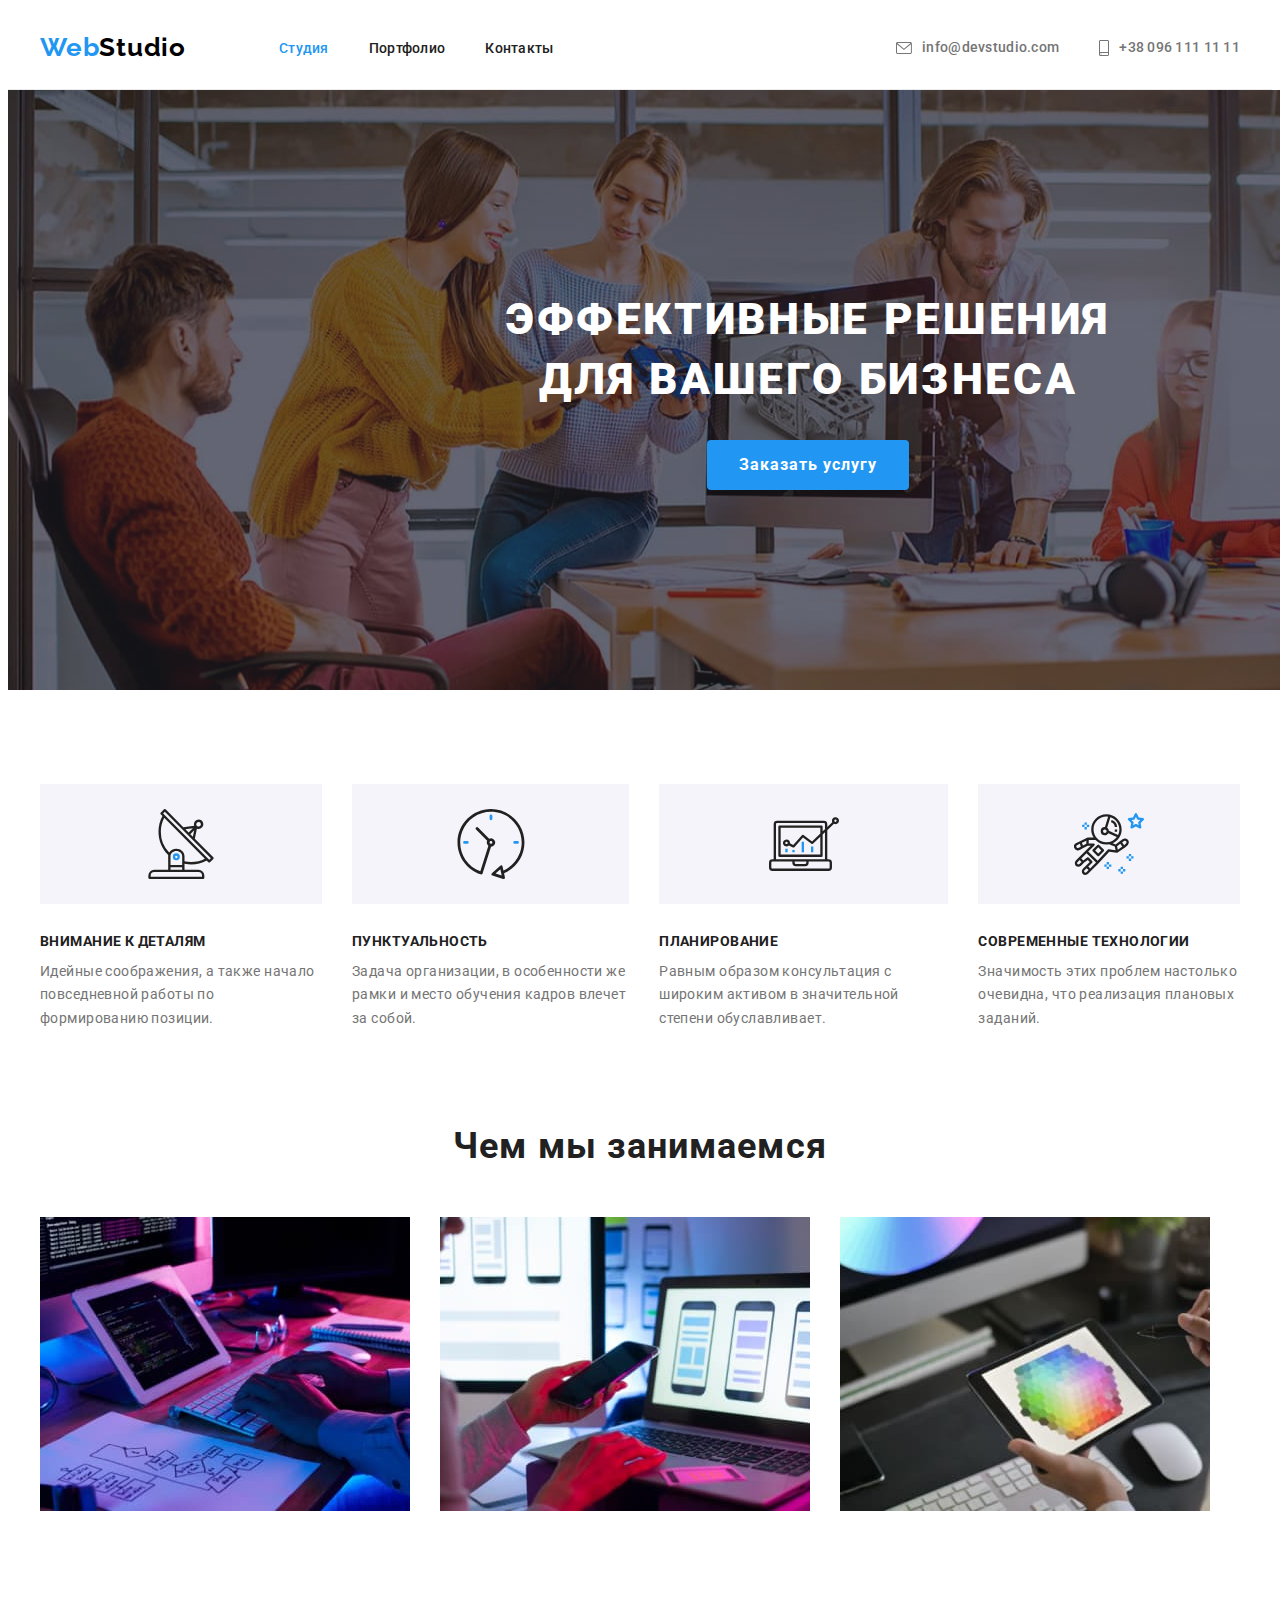
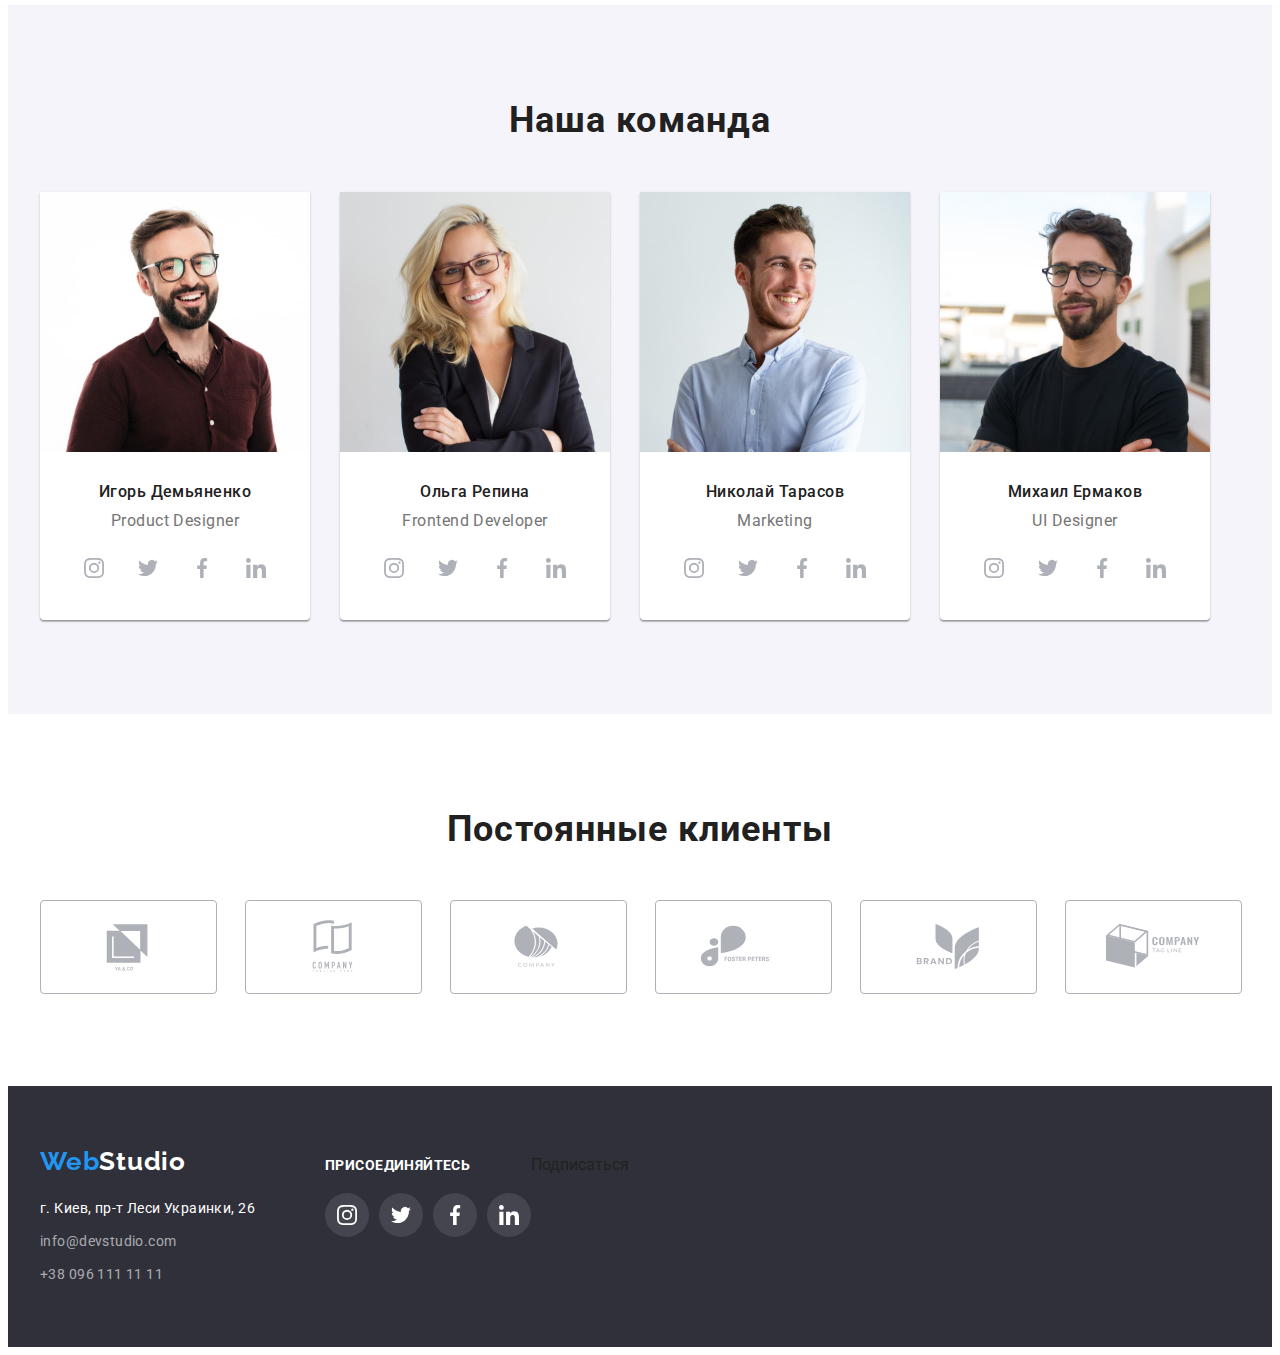
<file: index.html>
<!DOCTYPE html>
<html lang="ru">

<head>
  <meta charset="UTF-8" />
  <meta http-equiv="X-UA-Compatible" content="IE=edge" />
  <meta name="viewport" content="width=device-width, initial-scale=1.0" />
  <link rel="preconnect" href="https://fonts.googleapis.com" />
  <link rel="preconnect" href="https://fonts.gstatic.com" crossorigin />
  <link href="https://fonts.googleapis.com/css2?family=Raleway:wght@700&family=Roboto:wght@400;500;700;900&display=swap"
    rel="stylesheet" />
  <link rel="stylesheet" href="https://cdnjs.cloudflare.com/ajax/libs/modern-normalize/1.1.0/modern-normalize.min.css"
    integrity="sha512-wpPYUAdjBVSE4KJnH1VR1HeZfpl1ub8YT/NKx4PuQ5NmX2tKuGu6U/JRp5y+Y8XG2tV+wKQpNHVUX03MfMFn9Q=="
    crossorigin="anonymous" referrerpolicy="no-referrer" />
  <link rel="stylesheet" href="./css/styles.css" />
  <title>Домашня робота 3</title>
</head>

<body>
  <header class="header">
    <div class="container">
      <nav class="header-nav">
        <a href="./index.html" class="header-logo link">Web<span class="header-logo-span">Studio</span></a>
        <ul class="header-nav-list list">
          <li class="header-item">
            <a href="./index.html" class="header-nav-link link active">Студия</a>
          </li>
          <li class="header-item">
            <a href="./portfolio.html" class="header-nav-link link">Портфолио</a>
          </li>
          <li class="header-item">
            <a href="./contacts.html" class="header-nav-link link">Контакты</a>
          </li>
        </ul>
      </nav>
      <ul class="header-list list">
        <li class="header-item">
          <a href="mailto:info@devstudio.com" class="header-mail link">
            <svg class="header-icon-envelope" width="16" height="12">
              <use href="./img/icons.svg#icon-envelope"></use>
            </svg>
            info@devstudio.com</a>
        </li>
        <li class="header-item">
          <a href="tel:+380961111111" class="header-tel link">
            <svg class="header-icon-smartphone" width="10" height="16">
              <use href="./img/icons.svg#icon-smartphone"></use>
            </svg>
            +38 096 111 11 11</a>
        </li>
      </ul>
    </div>
  </header>
  <main>
    <!-- hero -->
    <section class="hero">
      <div class="container">
        <h1 class="hero-title">Эффективные решения для вашего бизнеса</h1>
        <button type="button" class="hero-btn">Заказать услугу</button>
      </div>
    </section>
    <!-- features -->
    <section class="features">
      <div class="container">
        <h2 class="visually-hidden">Наші особливості</h2>
        <ul class="features-list list">
          <li class="features-item">
            <div class="features-bg-img">
              <svg class="features-img" width="70" height="70">
                <use href="./img/icons.svg#icon-antenna"></use>
              </svg>
            </div>
            <h3 class="features-item-title">Внимание к деталям</h3>
            <p class="features-item-text">
              Идейные соображения, а также начало повседневной работы по формированию позиции.
            </p>
          </li>
          <li class="features-item">
            <div class="features-bg-img">
              <svg class="features-img" width="70" height="70">
                <use href="./img/icons.svg#icon-clock"></use>
              </svg>
            </div>
            <h3 class="features-item-title">Пунктуальность</h3>
            <p class="features-item-text">
              Задача организации, в особенности же рамки и место обучения кадров влечет за собой.
            </p>
          </li>
          <li class="features-item">
            <div class="features-bg-img">
              <svg class="features-img" width="70" height="70">
                <use href="./img/icons.svg#icon-diagram"></use>
              </svg>
            </div>
            <h3 class="features-item-title">Планирование</h3>
            <p class="features-item-text">
              Равным образом консультация с широким активом в значительной степени обуславливает.
            </p>
          </li>
          <li class="features-item">
            <div class="features-bg-img">
              <svg class="features-img" width="70" height="70">
                <use href="./img/icons.svg#icon-astronaut"></use>
              </svg>
            </div>
            <h3 class="features-item-title">Современные технологии</h3>
            <p class="features-item-text">
              Значимость этих проблем настолько очевидна, что реализация плановых заданий.
            </p>
          </li>
        </ul>
      </div>
    </section>
    <!-- gellery -->
    <section class="gellery">
      <div class="container">
        <h2 class="gellery-title">Чем мы занимаемся</h2>
        <ul class="gellery-list list">
          <li class="gellery-item">
            <img src="./img/box.jpg" alt="розробка програмного забезпечення" width="370" height="294" />
          </li>
          <li class="gellery-item">
            <img src="./img/box2.jpg" alt="тестування мобільного додатку" width="370" height="294" />
          </li>
          <li class="gellery-item">
            <img src="./img/box3.jpg" alt="робота із палітрою кольорів" width="370" height="294" />
          </li>
        </ul>
      </div>
    </section>
    <!-- team -->
    <section class="team">
      <div class="container">
        <h2 class="team-title">Наша команда</h2>
        <ul class="team-list list">
          <li class="team-item">
            <img src="./img/box4.jpg" alt="Product Designer" width="270" height="260" />
            <div class="team-content">
              <h3 class="team-item-title">Игорь Демьяненко</h3>
              <p lang="en" class="team-item-text">Product Designer</p>
              <!-- icon -->
              <ul class="team-box-list list">
                <li class="team-box-item">
                  <a href="" class="team-soc-link link">
                    <svg class="team-soc-icon" width="20" height="20">
                      <use href="./img/icons.svg#icon-instagram"></use>
                    </svg>
                  </a>
                </li>
                <li class="team-box-item">
                  <a href="" class="team-soc-link link">
                    <svg class="team-soc-icon" width="20" height="20">
                      <use href="./img/icons.svg#icon-twitter"></use>
                    </svg>
                  </a>
                </li>
                <li class="team-box-item">
                  <a href="" class="team-soc-link link">
                    <svg class="team-soc-icon" width="20" height="20">
                      <use href="./img/icons.svg#icon-facebook"></use>
                    </svg>
                  </a>
                </li>
                <li class="team-box-item">
                  <a href="" class="team-soc-link link">
                    <svg class="team-soc-icon" width="20" height="20">
                      <use href="./img/icons.svg#icon-linkedin"></use>
                    </svg>
                  </a>
                </li>
              </ul>
            </div>

          </li>
          <li class=" team-item">
            <img src="./img/box5.jpg" alt="Frontend Developer" width="270" height="260" />
            <div class="team-content">
              <h3 class="team-item-title">Ольга Репина</h3>
              <p lang="en" class="team-item-text">Frontend Developer</p>
              <ul class="team-box-list list">
                <li class="team-box-item">
                  <a href="" class="team-soc-link link">
                    <svg class="team-soc-icon" width="20" height="20">
                      <use href="./img/icons.svg#icon-instagram"></use>
                    </svg>
                  </a>
                </li>
                <li class="team-box-item">
                  <a href="" class="team-soc-link link">
                    <svg class="team-soc-icon" width="20" height="20">
                      <use href="./img/icons.svg#icon-twitter"></use>
                    </svg>
                  </a>
                </li>
                <li class="team-box-item">
                  <a href="" class="team-soc-link link">
                    <svg class="team-soc-icon" width="20" height="20">
                      <use href="./img/icons.svg#icon-facebook"></use>
                    </svg>
                  </a>
                </li>
                <li class="team-box-item">
                  <a href="" class="team-soc-link link">
                    <svg class="team-soc-icon" width="20" height="20">
                      <use href="./img/icons.svg#icon-linkedin"></use>
                    </svg>
                  </a>
                </li>
              </ul>
            </div>

          </li>
          <li class="team-item">
            <img src="./img/box6.jpg" alt="Marketing" width="270" height="260" />
            <div class="team-content">
              <h3 class="team-item-title">Николай Тарасов</h3>
              <p lang="en" class="team-item-text">Marketing</p>
              <ul class="team-box-list list">
                <li class="team-box-item">
                  <a href="" class="team-soc-link link">
                    <svg class="team-soc-icon" width="20" height="20">
                      <use href="./img/icons.svg#icon-instagram"></use>
                    </svg>
                  </a>
                </li>
                <li class="team-box-item">
                  <a href="" class="team-soc-link link">
                    <svg class="team-soc-icon" width="20" height="20">
                      <use href="./img/icons.svg#icon-twitter"></use>
                    </svg>
                  </a>
                </li>
                <li class="team-box-item">
                  <a href="" class="team-soc-link link">
                    <svg class="team-soc-icon" width="20" height="20">
                      <use href="./img/icons.svg#icon-facebook"></use>
                    </svg>
                  </a>
                </li>
                <li class="team-box-item">
                  <a href="" class="team-soc-link link">
                    <svg class="team-soc-icon" width="20" height="20">
                      <use href="./img/icons.svg#icon-linkedin"></use>
                    </svg>
                  </a>
                </li>
              </ul>
            </div>

          </li>
          <li class="team-item">
            <img src="./img/box7.jpg" alt="UI Designer" width="270" height="260" />
            <div class="team-content">
              <h3 class="team-item-title">Михаил Ермаков</h3>
              <p lang="en" class="team-item-text">UI Designer</p>
              <ul class="team-box-list list">
                <li class="team-box-item">
                  <a href="" class="team-soc-link link">
                    <svg class="team-soc-icon" width="20" height="20">
                      <use href="./img/icons.svg#icon-instagram"></use>
                    </svg>
                  </a>
                </li>
                <li class="team-box-item">
                  <a href="" class="team-soc-link link">
                    <svg class="team-soc-icon" width="20" height="20">
                      <use href="./img/icons.svg#icon-twitter"></use>
                    </svg>
                  </a>
                </li>
                <li class="team-box-item">
                  <a href="" class="team-soc-link link">
                    <svg class="team-soc-icon" width="20" height="20">
                      <use href="./img/icons.svg#icon-facebook"></use>
                    </svg>
                  </a>
                </li>
                <li class="team-box-item">
                  <a href="" class="team-soc-link link">
                    <svg class="team-soc-icon" width="20" height="20">
                      <use href="./img/icons.svg#icon-linkedin"></use>
                    </svg>
                  </a>
                </li>
              </ul>
            </div>

          </li>
        </ul>
      </div>
    </section>
    <!-- customers -->
    <div class="customers">
      <div class="container">
        <h2 class="customers-title">Постоянные клиенты</h2>
        <ul class="customers-list list">
          <li class="customers-item">
            <a href="" class="customers-soc-link link">
              <svg class="customers-icon" width="106" height="60">
                <use href="./img/icons.svg#icon-Logo1"></use>
              </svg>
            </a>
          </li>
          <li class="customers-item">
            <a href="" class="customers-soc-link link">
              <svg class="customers-icon" width="106" height="60">
                <use href="./img/icons.svg#icon-Logo2"></use>
              </svg>
            </a>
          </li>
          <li class="customers-item">
            <a href="" class="customers-soc-link link">
              <svg class="customers-icon" width="106" height="60">
                <use href="./img/icons.svg#icon-Logo3"></use>
              </svg>
            </a>
          </li>
          <li class="customers-item">
            <a href="" class="customers-soc-link link">
              <svg class="customers-icon" width="106" height="60">
                <use href="./img/icons.svg#icon-Logo4"></use>
              </svg>
            </a>
          </li>
          <li class="customers-item">
            <a href="" class="customers-soc-link link">
              <svg class="customers-icon" width="106" height="60">
                <use href="./img/icons.svg#icon-Logo5"></use>
              </svg>
            </a>
          </li>
          <li class="customers-item">
            <a href="" class="customers-soc-link link">
              <svg class="customers-icon" width="106" height="60">
                <use href="./img/icons.svg#icon-Logo6"></use>
              </svg>
            </a>
          </li>
        </ul>
      </div>
    </div>
  </main>
  <!-- footer -->
  <footer class="footer">
    <div class="container">
      <div class="footer-contakt footer-box">
        <a href="./index.html" class="footer-logo link">Web<span class="footer-logo-span">Studio</span></a>
        <address class="footer-contact">
          <ul class="footer-list list">
            <li class="footer-item footer-item-text">г. Киев, пр-т Леси Украинки, 26</li>
            <li class="footer-item">
              <a href="mailto:info@devstudio.com" class="footer-mail link">info@devstudio.com</a>
            </li>
            <li class="footer-item">
              <a href="tel:+380961111111" class="footer-tel link">+38 096 111 11 11</a>
            </li>
          </ul>
        </address>
      </div>
      <div class="footer-join footer-box">
        <p class="footer-title">присоединяйтесь</p>
        <ul class="footer-box-list list">
          <li class="footer-box-item">
            <a href="" class="footer-soc-link link">
              <svg class="footer-soc-icon" width="20" height="20">
                <use href="./img/icons.svg#icon-instagram"></use>
              </svg>
            </a>
          </li>
          <li class="footer-box-item">
            <a href="" class="footer-soc-link link">
              <svg class="footer-soc-icon" width="20" height="20">
                <use href="./img/icons.svg#icon-twitter"></use>
              </svg>
            </a>
          </li>
          <li class="footer-box-item">
            <a href="" class="footer-soc-link link">
              <svg class="footer-soc-icon" width="20" height="20">
                <use href="./img/icons.svg#icon-facebook"></use>
              </svg>
            </a>
          </li>
          <li class="footer-box-item">
            <a href="" class="footer-soc-link link">
              <svg class="footer-soc-icon" width="20" height="20">
                <use href="./img/icons.svg#icon-linkedin"></use>
              </svg>
            </a>
          </li>
        </ul>
      </div>
      <div class="footer-mailing footer-box">Подписаться
      </div>
    </div>
  </footer>
</body>

</html>
</file>
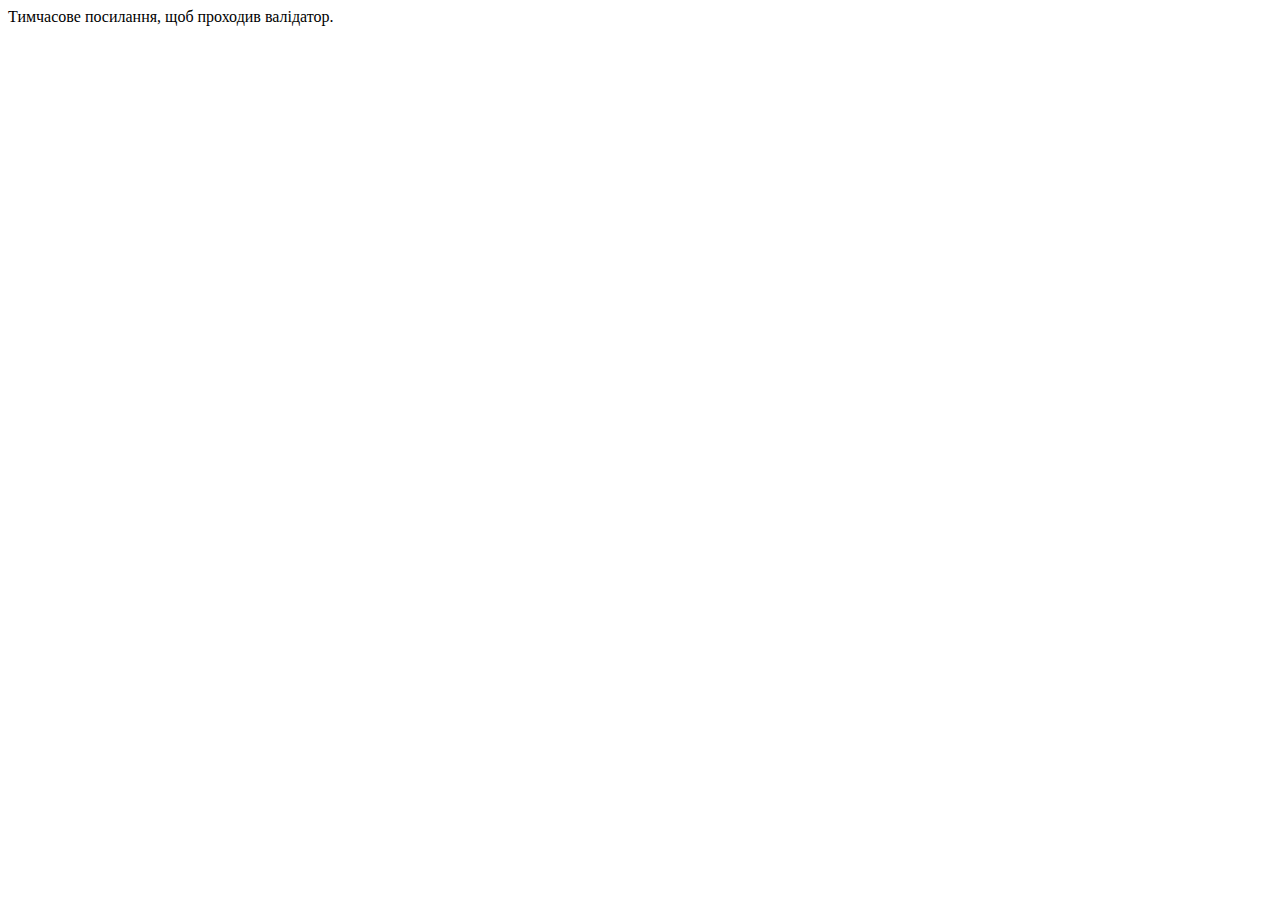
<file: contacts.html>
<!DOCTYPE html>
<html lang="en">
<head>
    <meta charset="UTF-8">
    <meta http-equiv="X-UA-Compatible" content="IE=edge">
    <meta name="viewport" content="width=device-width, initial-scale=1.0">
    <title>Document</title>
</head>
<body>
    Тимчасове посилання, щоб проходив валідатор.
</body>
</html>
</file>
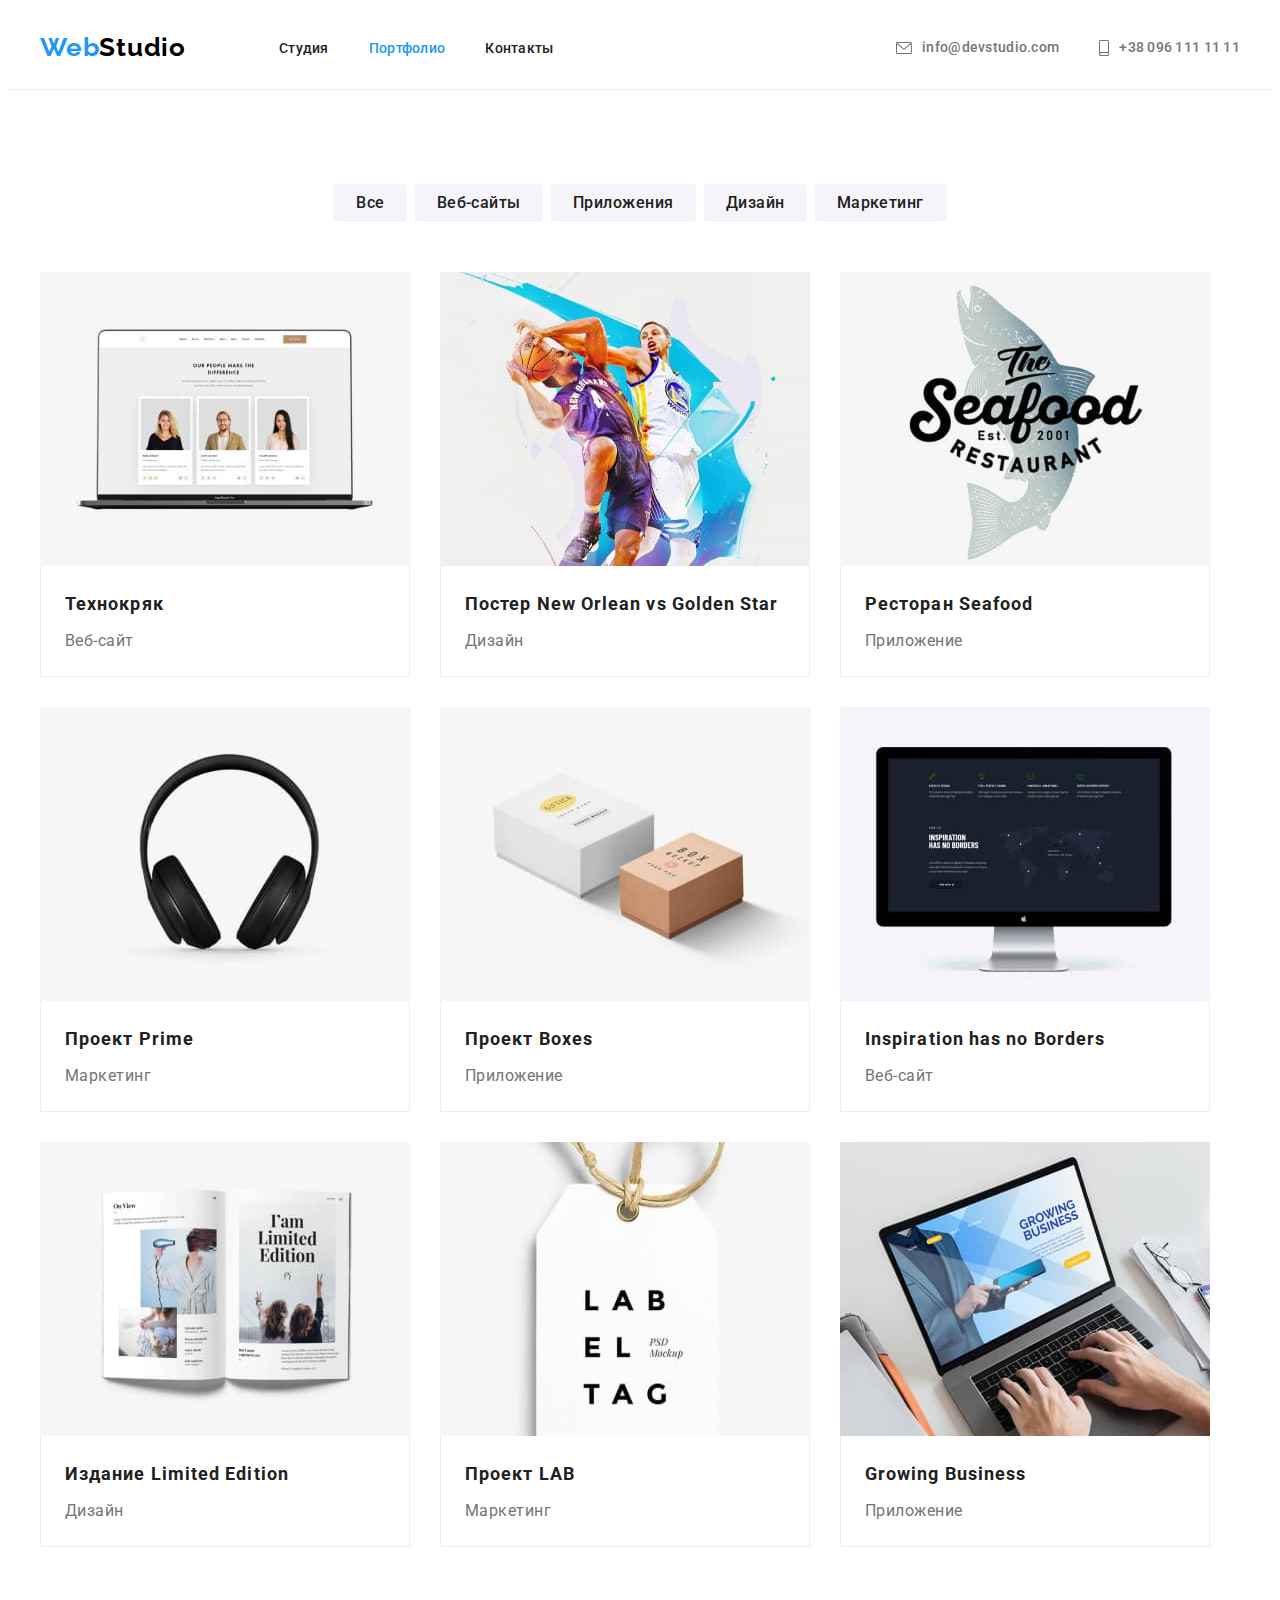
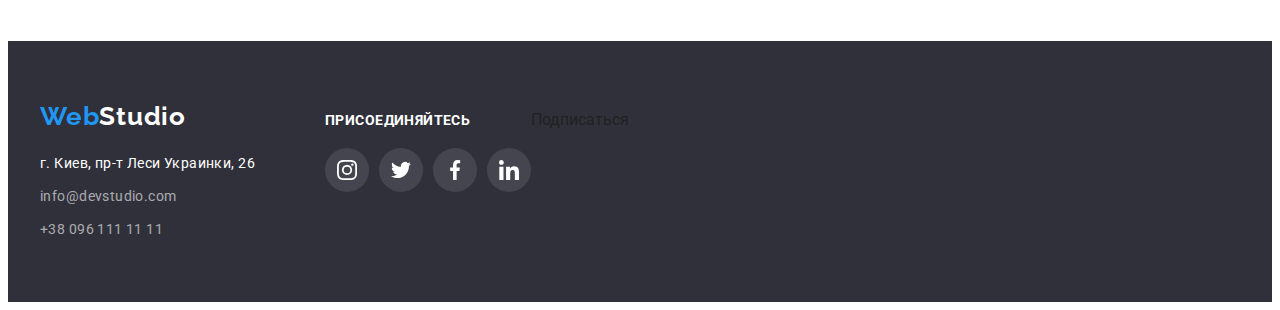
<file: portfolio.html>
<!DOCTYPE html>
<html lang="ru">

<head>
  <meta charset="UTF-8" />
  <meta http-equiv="X-UA-Compatible" content="IE=edge" />
  <meta name="viewport" content="width=device-width, initial-scale=1.0" />
  <link rel="preconnect" href="https://fonts.googleapis.com" />
  <link rel="preconnect" href="https://fonts.gstatic.com" crossorigin />
  <link href="https://fonts.googleapis.com/css2?family=Raleway:wght@700&family=Roboto:wght@400;500;700;900&display=swap"
    rel="stylesheet" />
  <link rel="stylesheet" href="https://cdnjs.cloudflare.com/ajax/libs/modern-normalize/1.1.0/modern-normalize.min.css"
    integrity="sha512-wpPYUAdjBVSE4KJnH1VR1HeZfpl1ub8YT/NKx4PuQ5NmX2tKuGu6U/JRp5y+Y8XG2tV+wKQpNHVUX03MfMFn9Q=="
    crossorigin="anonymous" referrerpolicy="no-referrer" />
  <link rel="stylesheet" href="./css/styles.css" />
  <title>Домашня робота 3</title>
</head>

<body>
  <header class="header">
    <div class="container">
      <nav class="header-nav">
        <a href="./index.html" class="header-logo link">Web<span class="header-logo-span">Studio</span></a>
        <ul class="header-nav-list list">
          <li class="header-item">
            <a href="./index.html" class="header-nav-link link">Студия</a>
          </li>
          <li class="header-item">
            <a href="./portfolio.html" class="header-nav-link link active">Портфолио</a>
          </li>
          <li class="header-item">
            <a href="./contacts.html" class="header-nav-link link">Контакты</a>
          </li>
        </ul>
      </nav>
      <ul class="header-list list">
        <li class="header-item">
          <a href="mailto:info@devstudio.com" class="header-mail link">
            <svg class="header-icon-envelope" width="16" height="12">
              <use href="./img/icons.svg#icon-envelope"></use>
            </svg>
            info@devstudio.com</a>
        </li>
        <li class="header-item">
          <a href="tel:+380961111111" class="header-tel link">
            <svg class="header-icon-smartphone" width="10" height="16">
              <use href="./img/icons.svg#icon-smartphone"></use>
            </svg>
            +38 096 111 11 11</a>
        </li>
      </ul>
    </div>
  </header>
  <main>
    <!-- portfolio -->
    <section class="portfolio">
      <div class="container">
        <h1 class="portfolio-hero visually-hidden">Портфоліо</h1>
        <ul class="portfolio-list-btn list">
          <li class="portfolio-item-btn">
            <button type="button" class="portfolio-btn">Все</button>
          </li>
          <li class="portfolio-item-btn">
            <button type="button" class="portfolio-btn">Веб-сайты</button>
          </li>
          <li class="portfolio-item-btn">
            <button type="button" class="portfolio-btn">Приложения</button>
          </li>
          <li class="portfolio-item-btn">
            <button type="button" class="portfolio-btn">Дизайн</button>
          </li>
          <li class="portfolio-item-btn">
            <button type="button" class="portfolio-btn">Маркетинг</button>
          </li>
        </ul>
        <ul class="portfolio-list list">
          <li class="portfolio-item">
            <a href="" class="portfolio-link link">
              <img src="./img/portfolio1.jpg" alt="Технокряк" width="370" />
              <div class="portfolio-content-item">
                <h2 class="portfolio-item-title">Технокряк</h2>
                <p class="portfolio-item-text">Веб-сайт</p>
              </div>
            </a>
          </li>
          <li class="portfolio-item">
            <a href="" class="portfolio-link link">
              <img src="./img/portfolio2.jpg" alt="Постер New Orlean vs Golden Star" width="370" />
              <div class="portfolio-content-item">
                <h2 class="portfolio-item-title">Постер New Orlean vs Golden Star</h2>
                <p class="portfolio-item-text">Дизайн</p>
              </div>
            </a>
          </li>
          <li class="portfolio-item">
            <a href="" class="portfolio-link link">
              <img src="./img/portfolio3.jpg" alt="Ресторан Seafood" width="370" />
              <div class="portfolio-content-item">
                <h2 class="portfolio-item-title">Ресторан Seafood</h2>
                <p class="portfolio-item-text">Приложение</p>
              </div>
            </a>
          </li>
          <li class="portfolio-item">
            <a href="" class="portfolio-link link">
              <img src="./img/portfolio4.jpg" alt="Проект Prime" width="370" />
              <div class="portfolio-content-item">
                <h2 class="portfolio-item-title">Проект Prime</h2>
                <p class="portfolio-item-text">Маркетинг</p>
              </div>
            </a>
          </li>
          <li class="portfolio-item">
            <a href="" class="portfolio-link link">
              <img src="./img/portfolio5.jpg" alt="Проект Boxes" width="370" />
              <div class="portfolio-content-item">
                <h2 class="portfolio-item-title">Проект Boxes</h2>
                <p class="portfolio-item-text">Приложение</p>
              </div>
            </a>
          </li>
          <li class="portfolio-item">
            <a href="" class="portfolio-link link">
              <img src="./img/portfolio6.jpg" alt="Inspiration has no Borders" width="370" />
              <div class="portfolio-content-item">
                <h2 class="portfolio-item-title">Inspiration has no Borders</h2>
                <p class="portfolio-item-text">Веб-сайт</p>
              </div>
            </a>
          </li>
          <li class="portfolio-item">
            <a href="" class="portfolio-link link">
              <img src="./img/portfolio7.jpg" alt="Издание Limited Edition" width="370" />
              <div class="portfolio-content-item">
                <h2 class="portfolio-item-title">Издание Limited Edition</h2>
                <p class="portfolio-item-text">Дизайн</p>
              </div>
            </a>
          </li>
          <li class="portfolio-item">
            <a href="" class="portfolio-link link">
              <img src="./img/portfolio8.jpg" alt="Проект LAB" width="370" />
              <div class="portfolio-content-item">
                <h2 class="portfolio-item-title">Проект LAB</h2>
                <p class="portfolio-item-text">Маркетинг</p>
              </div>
            </a>
          </li>
          <li class="portfolio-item">
            <a href="" class="portfolio-link link">
              <img src="./img/portfolio9.jpg" alt="Growing Business" width="370" />
              <div class="portfolio-content-item">
                <h2 class="portfolio-item-title">Growing Business</h2>
                <p class="portfolio-item-text">Приложение</p>
              </div>
            </a>
          </li>
        </ul>
      </div>
    </section>
  </main>
  <!-- footer -->
<footer class="footer">
  <div class="container">
    <div class="footer-contakt footer-box">
      <a href="./index.html" class="footer-logo link">Web<span class="footer-logo-span">Studio</span></a>
      <address class="footer-contact">
        <ul class="footer-list list">
          <li class="footer-item footer-item-text">г. Киев, пр-т Леси Украинки, 26</li>
          <li class="footer-item">
            <a href="mailto:info@devstudio.com" class="footer-mail link">info@devstudio.com</a>
          </li>
          <li class="footer-item">
            <a href="tel:+380961111111" class="footer-tel link">+38 096 111 11 11</a>
          </li>
        </ul>
      </address>
    </div>
    <div class="footer-join footer-box">
      <p class="footer-title">присоединяйтесь</p>
      <ul class="footer-box-list list">
        <li class="footer-box-item">
          <a href="" class="footer-soc-link link">
            <svg class="footer-soc-icon" width="20" height="20">
              <use href="./img/icons.svg#icon-instagram"></use>
            </svg>
          </a>
        </li>
        <li class="footer-box-item">
          <a href="" class="footer-soc-link link">
            <svg class="footer-soc-icon" width="20" height="20">
              <use href="./img/icons.svg#icon-twitter"></use>
            </svg>
          </a>
        </li>
        <li class="footer-box-item">
          <a href="" class="footer-soc-link link">
            <svg class="footer-soc-icon" width="20" height="20">
              <use href="./img/icons.svg#icon-facebook"></use>
            </svg>
          </a>
        </li>
        <li class="footer-box-item">
          <a href="" class="footer-soc-link link">
            <svg class="footer-soc-icon" width="20" height="20">
              <use href="./img/icons.svg#icon-linkedin"></use>
            </svg>
          </a>
        </li>
      </ul>
    </div>
    <div class="footer-mailing footer-box">Подписаться
    </div>
  </div>
</footer>
</body>

</html>
</file>
<file: css/styles.css>
:root {
    --title-color: #212121;
    --main-text-color: #757575;
    --accent-color: #2196F3;
    --hero-footer-background: #2F303A;
    --main-site-background: #FFFFFF;
    --second-site-background: #F5F4FA;
    --header-logo-color: #000000;
    --footer-logo-color: #ffffff;
    --footer-text-color: #ffffff;
    --hero-title-color: #ffffff;
    --hero-btn-color: #ffffff;
    --hero-btn-background: #2196F3;
    --team-item-background: #ffffff;
}

h1,
h2,
h3,
h4,
h5,
h6,
p {
    margin: 0px;
}

ul {
    margin: 0;
    padding-left: 0;
    list-style: none;
}

a {
    text-decoration: none;
    color: currentColor;
    /* color: inherit; */
}

.address {
    font-style: normal;
}

img {
    display: block;
}

.button {
    cursor: pointer;
}

.container {
    width: 1200px;
    padding-left: 15px;
    padding-right: 15px;
    margin-left: auto;
    margin-right: auto;
    /* outline: 1px solid tomato; */
}

body {
    font-family: 'Roboto', sans-serif;
    color: var(--title-color);
    background: var(--main-site-background);
}

.header-nav-list .active {
    color: var(--accent-color);
}

.visually-hidden {
    position: absolute;
    white-space: nowrap;
    width: 1px;
    height: 1px;
    overflow: hidden;
    border: 0;
    padding: 0;
    clip: rect(0 0 0 0);
    clip-path: inset(50%);
    margin: -1px;
}

/* -------- header -------- */

.header {
    padding-top: 24px;
    padding-bottom: 25px;
    border-bottom: 1px solid #ECECEC;
}

.header-logo,
.footer-logo {
    font-family: 'Raleway', sans-serif;
    font-style: normal;
    font-weight: 700;
    font-size: 26px;
    line-height: 1.19;
    letter-spacing: 0.03em;
    color: var(--accent-color);
    padding-top: 24px;
    padding-bottom: 25px;
    margin-top: -24px;
    margin-bottom: -24px;
}

.header-logo-span {
    color: var(--header-logo-color);
}

.header .container {
    display: flex;
    align-items: center;
}

.header-nav {
    display: flex;
    align-items: center;

}

.header-nav-list {
    display: flex;
    margin-left: 93px;

}

.header-item:not(:last-child) {
    margin-right: 40px;
}

.header-list {
    display: flex;
    margin-left: auto;
}

.header-nav-link {
    font-weight: 500;
    font-size: 14px;
    line-height: 1.14;
    letter-spacing: 0.02em;
    color: inherit;
    padding-top: 32px;
    padding-bottom: 32px;
}

.header-mail,
.header-tel {
    font-weight: 500;
    font-size: 14px;
    line-height: 1.14;
    letter-spacing: 0.02em;
    color: var(--main-text-color);
    display: flex;
    align-items: center;
    padding-top: 32px;
    padding-bottom: 32px;
    margin-top: -32px;
    margin-bottom: -32px;
}


.header .link:hover,
.header .link:focus {
    color: var(--accent-color);
}

.footer-list .link:hover,
.footer-list .link:focus {
    color: var(--accent-color);
}

.header-icon-envelope,
.header-icon-smartphone {
    margin-right: 10px;
    fill: currentColor;

}

.header-mail:hover .header-icon-envelope,
.header-tel:hover .header-icon-smartphone {
    fill: currentColor;
}

/* -------- hero -------- */

.hero {
    background-image:
        linear-gradient(rgba(47, 48, 58, 0.4),
            rgba(47, 48, 58, 0.4)),
        url(../img/hero.jpg);
    min-width: 1600px;
    padding-top: 200px;
    padding-bottom: 200px;
}

.hero-title {
    font-weight: 900;
    font-size: 44px;
    line-height: 1.36;
    text-align: center;
    letter-spacing: 0.06em;
    text-transform: uppercase;
    color: var(--hero-title-color);
    margin: 0px auto 30px auto;
    max-width: 700px;
}

.hero-btn {
    font-family: inherit;
    font-style: normal;
    font-weight: 700;
    font-size: 16px;
    line-height: 1.88;
    display: flex;
    padding: 10px 32px;
    align-items: center;
    text-align: center;
    letter-spacing: 0.06em;
    min-width: 200px;
    height: 50px;
    color: var(--hero-btn-color);
    background: var(--hero-btn-background);
    box-shadow: 0px 4px 4px rgba(0, 0, 0, 0.15);
    border-radius: 4px;
    margin: 0px auto;
    border: transparent;
}

/* -------- features -------- */
.features {
    padding: 94px 0px;
}

.features-list {
    display: flex;
    margin-left: -30px;
}

.features-item {
    flex-basis: (100% / 4 -30);
    margin-left: 30px;
}

.features-bg-img {
    display: flex;
    width: 100%;
    height: 120px;
    align-items: center;
    justify-content: center;
    margin-bottom: 30px;
    background: #F5F4FA;
}

.features-img {
    fill: currentColor;
}

.features-item-title {
    font-size: 14px;
    line-height: 1.14;
    letter-spacing: 0.03em;
    text-transform: uppercase;
    color: inherit;
    margin-bottom: 10px;
}

.features-item-text {
    font-size: 14px;
    line-height: 1.71;
    letter-spacing: 0.03em;
    color: var(--main-text-color);
}

/* -------- gellery -------- */
.gellery {
    padding-bottom: 94px;
}

.gellery-title {
    margin-bottom: 50px;
}

.gellery-title,
.team-title,
.customers-title {
    font-size: 36px;
    line-height: 1.17;
    text-align: center;
    letter-spacing: 0.03em;
    color: inherit;
}

.gellery-list {
    display: flex;
    margin-left: -30px;
}

.gellery-item {
    flex-basis: (100% / 4 -30);
    margin-left: 30px;
}

/* -------- team -------- */

.team {
    background: var(--second-site-background);
    padding: 94px 0px;
}

.team-title {
    margin-bottom: 50px;

}

.team-list {
    display: flex;
    margin-left: -30px;
}

.team-item {
    background-color: var(--team-item-background);
    flex-basis: (100% / 4 - 30px);
    margin-left: 30px;
    box-shadow: 0px 1px 3px rgba(0, 0, 0, 0.12), 0px 1px 1px rgba(0, 0, 0, 0.14), 0px 2px 1px rgba(0, 0, 0, 0.2);
    border-radius: 0px 0px 4px 4px;
}

.team-content {
    padding: 30px;
}

.team-item-title {
    font-weight: 500;
    font-size: 16px;
    line-height: 1.19;
    text-align: center;
    letter-spacing: 0.03em;
    color: inherit;
    margin-bottom: 10px;
}

.team-item-text {
    font-size: 16px;
    line-height: 1.19;
    text-align: center;
    letter-spacing: 0.03em;
    color: var(--main-text-color);
    margin-bottom: 16px;
}

.team-box-list {
    display: flex;
    justify-content: center;
    /* margin-bottom: 30px; */
}

.team-box-item {
    width: 44px;
    height: 44px;
    margin-left: 10px;
}

.team-box-item:first-child {
    margin-left: 0;
}

.team-soc-link {
    display: flex;
    align-items: center;
    justify-content: center;
    width: 100%;
    height: 100%;
    border-radius: 50%;
    /* background-color: tomato; */
    color: #AFB1B8;

}

.team-soc-icon {
    fill: currentColor;
}

.team-soc-link:hover,
.team-soc-link:focus {
    background-color: var(--accent-color);
    color: var(--team-item-background);
}

/* customers */

.customers {
    padding-top: 94px;
    padding-bottom: 94px;
}

.customers-title {
    margin-bottom: 50px;
}

.customers-list {
    display: flex;
    margin: -15px;
}

.customers-item {
    flex-basis: calc(100% / 6 - 30px);
    margin: 15px;
    width: 170px;
    height: 92px;

}

.customers-soc-link {
    display: flex;
    align-items: center;
    justify-content: center;
    width: 100%;
    height: 100%;
    border-radius: 50%;
    border: 1px solid #AFB1B8;
    border-radius: 4px;
    color: #AFB1B8;
}

.customers-icon {
    fill: currentColor;
    /* padding: 16px 32px; */
}


.customers-soc-link:hover,
.customers-soc-link:focus {
    color: var(--accent-color);
    border-color: var(--accent-color);
}





/* ----- footer ------ */

.footer {
    background: var(--hero-footer-background);
    padding-top: 60px;
    padding-bottom: 60px;
    /* outline: 1px solid tomato; */
}

.footer .container {
    display: flex;
    align-items: flex-end;
    align-items: baseline;
}




.footer-join {
    margin-left: 70px;
    /* outline: 1px solid tomato; */
}

.footer-title {
    margin-bottom: 20px;
}

/* icon footer */

.footer-box-list {
    display: flex;
    /* justify-content: center; */
    margin-bottom: 30px;
}

.footer-box-item {
    width: 44px;
    height: 44px;
    margin-left: 10px;
}

.footer-box-item:first-child {
    margin-left: 0;
}

.footer-soc-link {
    display: flex;
    align-items: center;
    justify-content: center;
    width: 100%;
    height: 100%;
    border-radius: 50%;
    background: rgba(255, 255, 255, 0.1);
    color: var(--team-item-background);

}

.footer-soc-icon {
    fill: currentColor;
}

.footer-soc-link:hover,
.footer-soc-link:focus {
    background-color: var(--accent-color);

}

/* end foter icon */

.footer-title {
    font-family: 'Roboto';
    font-style: normal;
    font-weight: 700;
    font-size: 14px;
    line-height: 16px;
    letter-spacing: 0.03em;
    text-transform: uppercase;
    color: var(--footer-text-color);
}


.footer-contact {
    margin-top: 20px;
}

.footer-item:not(:last-child) {
    margin-bottom: 9px;
}

.footer-logo-span {
    color: var(--footer-logo-color);
}

.footer-item-text {
    font-style: normal;
    font-size: 14px;
    line-height: 1.71;
    letter-spacing: 0.03em;
    color: var(--footer-text-color);
}

.footer-mail,
.footer-tel {
    font-style: normal;
    font-size: 14px;
    line-height: 1.71;
    letter-spacing: 0.03em;
    color: rgba(255, 255, 255, 0.6);
}









/* -------- portfolio -------- */
.portfolio {
    padding-top: 94px;
    padding-bottom: 94px;
}

.portfolio-list-btn {
    display: flex;
    justify-content: center;
}

.portfolio-item-btn {
    margin-bottom: 50px;
}

.portfolio-item-btn:not(:last-child) {
    margin-right: 8px;
}

.portfolio-btn {
    font-family: inherit;
    font-style: normal;
    font-weight: 500;
    font-size: 16px;
    line-height: 1.62;
    text-align: center;
    letter-spacing: 0.03em;
    color: inherit;
    background: var(--second-site-background);
    border: transparent;
    border-radius: 4px;
    padding: 6px 22px;
}

.portfolio-list {
    display: flex;
    flex-wrap: wrap;
    gap: 30px;
}

.portfolio-content-item {
    padding: 20px 24px;
    border: 1px solid #EEEEEE;
    border-top: none;
}

.portfolio-btn:hover,
.portfolio-btn:focus {
    color: var(--hero-btn-color);
    background: var(--hero-btn-background);
    box-shadow: 0px 3px 1px rgba(0, 0, 0, 0.1), 0px 1px 2px rgba(0, 0, 0, 0.08), 0px 2px 2px rgba(0, 0, 0, 0.12);
    border-radius: 4px;
}

.portfolio-item-title {
    font-size: 18px;
    line-height: 2;
    letter-spacing: 0.06em;
    color: inherit;
    margin-bottom: 4px;
}

.portfolio-item-text {
    font-size: 16px;
    line-height: 1.88;
    letter-spacing: 0.03em;
    color: var(--main-text-color);
}

.portfolio-item {
    background: #FFFFFF;
}

.portfolio-item:focus,
.portfolio-item:hover {
    box-shadow: 0px 1px 1px rgba(0, 0, 0, 0.12),
        0px 4px 4px rgba(0, 0, 0, 0.06),
        1px 4px 6px rgba(0, 0, 0, 0.16);

}
</file>
